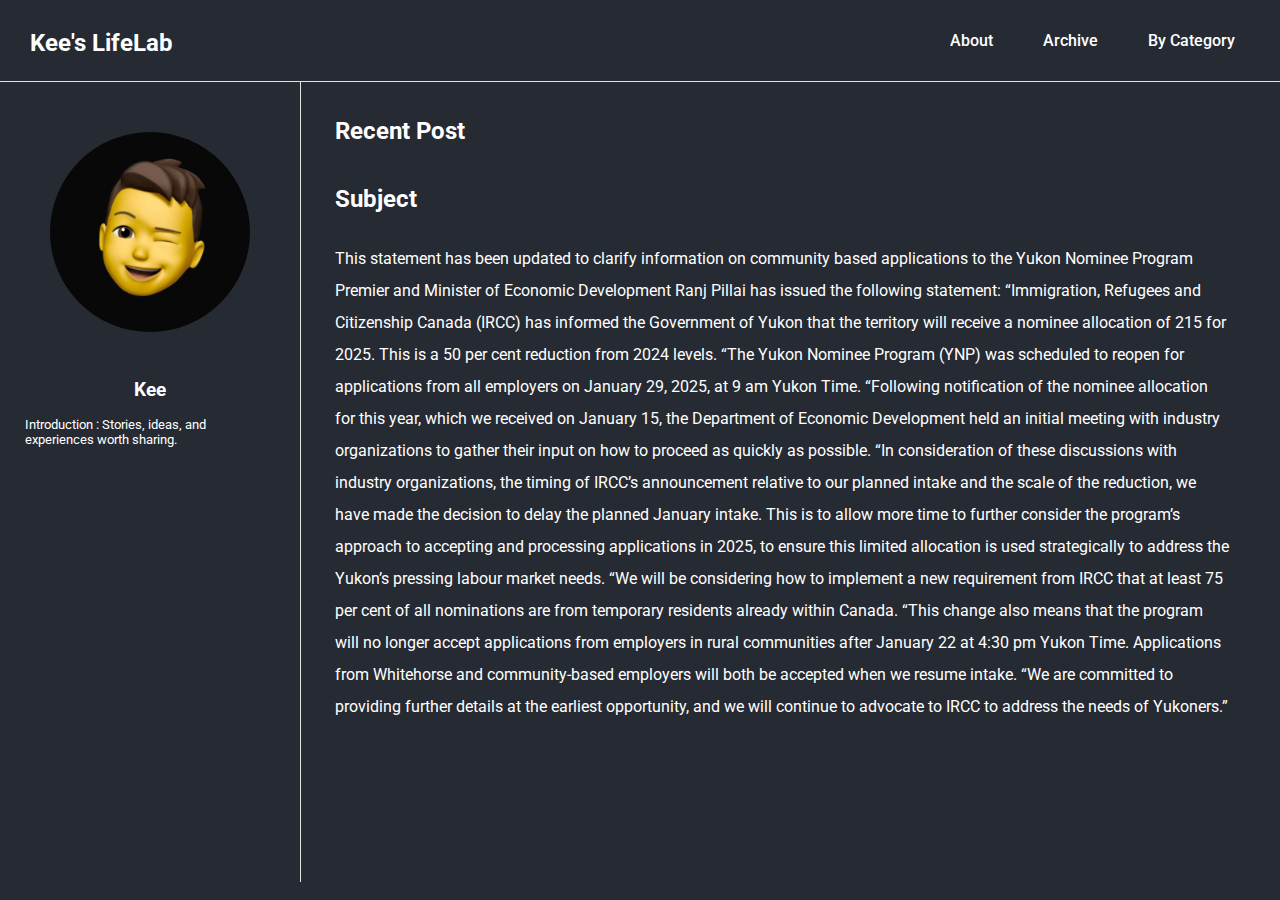
<file: index.html>
<!DOCTYPE html>
<html lang="en">
<head>
  <meta charset="UTF-8">
  <meta name="viewport" content="width=device-width, initial-scale=1.0">
  <title>Kee's LifeLab</title>
  <link href="https://fonts.googleapis.com/css?family=Roboto:300,400,500,700&display=swap" rel="stylesheet">
  <link rel="stylesheet" href="styles.css">
</head>
<body>

  <header>
    <div id="topheader">
      <!-- 로고 -->
      <h1><a href="index.html" class="logo">Kee's LifeLab</a></h1>

      <!-- 햄버거 아이콘 -->
      <div class="menu-toggle" id="menu-toggle">&#9776;</div>

      <!-- 네비게이션 메뉴 -->
      <nav id="nav-menu">
        <ul>
          <li><a href="about.html">About</a></li>
          <li><a href="blog.html">Archive</a></li>
          <li><a href="contact.html">By Category</a></li>
        </ul>
      </nav>
    </div>
  </header>

  <!-- 좌측사이드바 -->
   <div class="sideframe">
      <img class="keesphoto" src="/IMG_8896.jpg">  
    <div class="sideframe-content">
      <h2 style="text-align: center;">Kee</h2>
      <p>Introduction : Stories, ideas, and experiences worth sharing.</p>
  </div>

   </div>


  <!-- 메인 컨텐츠 -->
    
    <div class="recentpost">
      <h2>Recent Post</h2>

      <h2>Subject</h2>
      <p>This statement has been updated to clarify information on community based applications to the Yukon Nominee Program

        Premier and Minister of Economic Development Ranj Pillai has issued the following statement:
        
        “Immigration, Refugees and Citizenship Canada (IRCC) has informed the Government of Yukon that the territory will receive a nominee allocation of 215 for 2025. This is a 50 per cent reduction from 2024 levels.
        
        “The Yukon Nominee Program (YNP) was scheduled to reopen for applications from all employers on January 29, 2025, at 9 am Yukon Time. 
        
        “Following notification of the nominee allocation for this year, which we received on January 15, the Department of Economic Development held an initial meeting with industry organizations to gather their input on how to proceed as quickly as possible.
        
        “In consideration of these discussions with industry organizations, the timing of IRCC’s announcement relative to our planned intake and the scale of the reduction, we have made the decision to delay the planned January intake. This is to allow more time to further consider the program’s approach to accepting and processing applications in 2025, to ensure this limited allocation is used strategically to address the Yukon’s pressing labour market needs.
        
        “We will be considering how to implement a new requirement from IRCC that at least 75 per cent of all nominations are from temporary residents already within Canada.
        
        “This change also means that the program will no longer accept applications from employers in rural communities after January 22 at 4:30 pm Yukon Time. Applications from Whitehorse and community-based employers will both be accepted when we resume intake.
        
        “We are committed to providing further details at the earliest opportunity, and we will continue to advocate to IRCC to address the needs of Yukoners.”</p>



  <script>
    // 햄버거 메뉴 토글 스크립트
    const menuToggle = document.getElementById('menu-toggle');
    const navMenu = document.getElementById('nav-menu');

    menuToggle.addEventListener('click', () => {
      navMenu.classList.toggle('active');
    });
  </script>
</body>
</html>
</file>
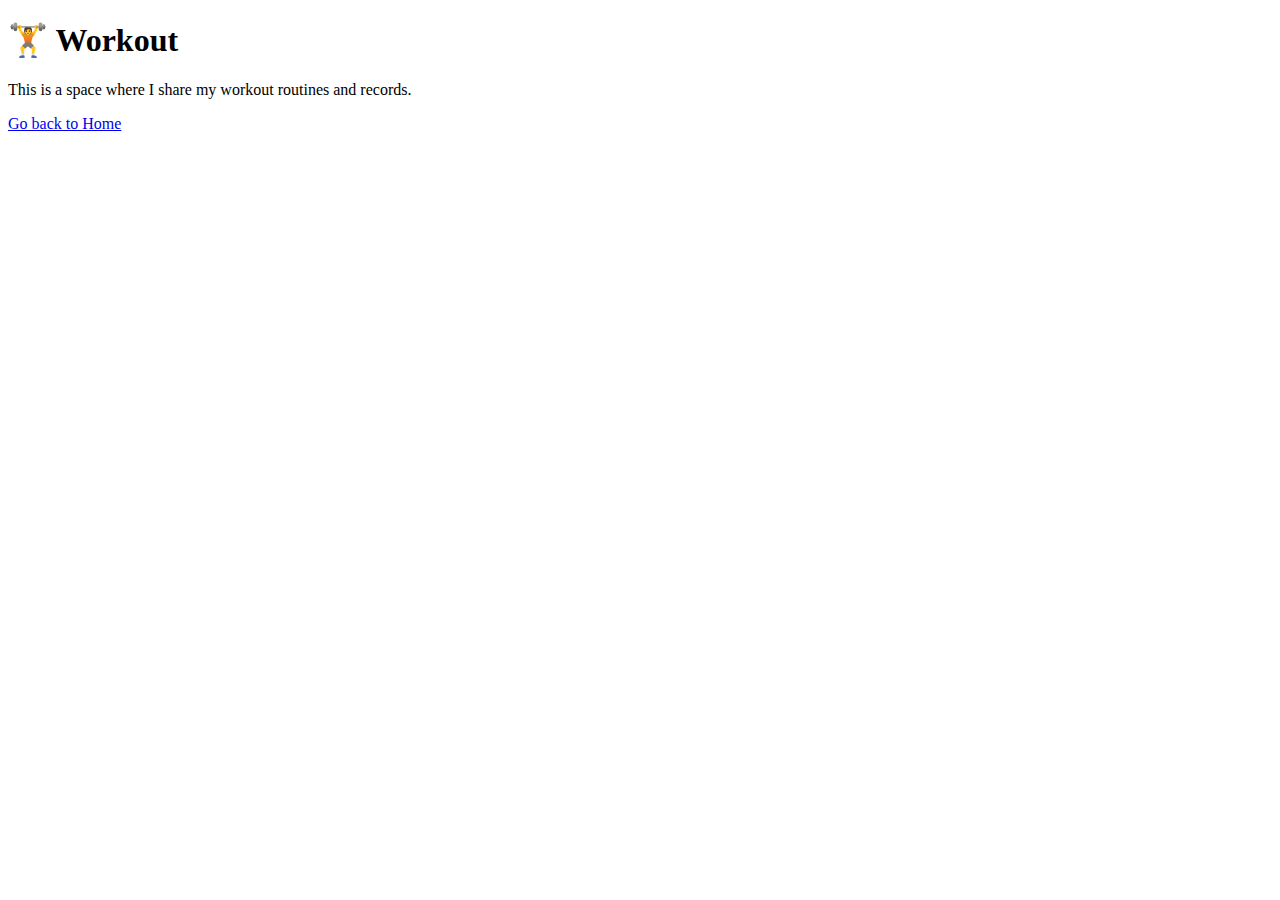
<file: workout/index.html>
<!DOCTYPE html>
<html>
<head>
    <title>Workout - Hongmiworld</title>
</head>
<body>
    <h1>🏋️ Workout</h1>
    <p>This is a space where I share my workout routines and records.</p>
    <a href="../index.html">Go back to Home</a>
</body>
</html>
</file>
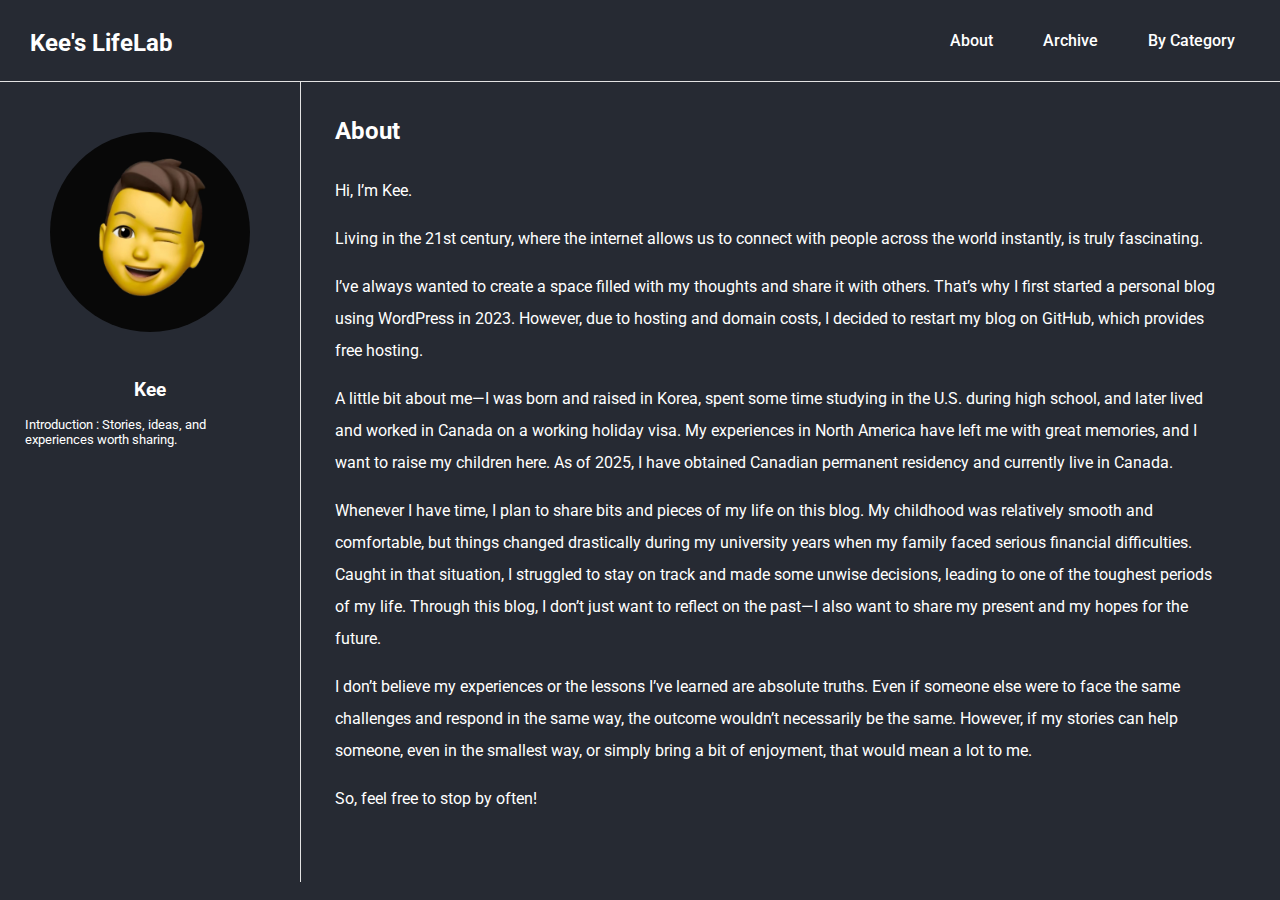
<file: about.html>
<!DOCTYPE html>
<html lang="en">
<head>
  <meta charset="UTF-8">
  <meta name="viewport" content="width=device-width, initial-scale=1.0">
  <title>Kee's LifeLab</title>
  <link href="https://fonts.googleapis.com/css?family=Roboto:300,400,500,700&display=swap" rel="stylesheet">
  <link rel="stylesheet" href="styles.css">
</head>
<body>

  <header>
    <div id="topheader">
      <!-- 로고 -->
      <h1><a href="index1.html" class="logo">Kee's LifeLab</a></h1>

      <!-- 햄버거 아이콘 -->
      <div class="menu-toggle" id="menu-toggle">&#9776;</div>

      <!-- 네비게이션 메뉴 -->
      <nav id="nav-menu">
        <ul>
          <li><a href="about.html">About</a></li>
          <li><a href="blog.html">Archive</a></li>
          <li><a href="contact.html">By Category</a></li>
        </ul>
      </nav>
    </div>
  </header>

  <!-- 좌측사이드바 -->
  <div class="sideframe">
    <img class="keesphoto" src="/IMG_8896.jpg">  
  <div class="sideframe-content">
    <h2 style="text-align: center;">Kee</h2>
    <p>Introduction : Stories, ideas, and experiences worth sharing.</p>
</div>

 </div>


<!-- 메인 컨텐츠 -->
  
  <div class="about">
    <h2>About</h2>

    <p>Hi, I’m Kee.</p>

        <p>Living in the 21st century, where the internet allows us to connect with people across the world instantly, is truly fascinating.</p> 
        <p>I’ve always wanted to create a space filled with my thoughts and share it with others. That’s why I first started a personal blog using WordPress in 2023. However, due to hosting and domain costs, I decided to restart my blog on GitHub, which provides free hosting.</p>
        
        <p>A little bit about me—I was born and raised in Korea, spent some time studying in the U.S. during high school, and later lived and worked in Canada on a working holiday visa. My experiences in North America have left me with great memories, and I want to raise my children here. As of 2025, I have obtained Canadian permanent residency and currently live in Canada.</p>
        
        <p>Whenever I have time, I plan to share bits and pieces of my life on this blog. My childhood was relatively smooth and comfortable, but things changed drastically during my university years when my family faced serious financial difficulties. Caught in that situation, I struggled to stay on track and made some unwise decisions, leading to one of the toughest periods of my life. Through this blog, I don’t just want to reflect on the past—I also want to share my present and my hopes for the future.</p>
        
        <p>I don’t believe my experiences or the lessons I’ve learned are absolute truths. Even if someone else were to face the same challenges and respond in the same way, the outcome wouldn’t necessarily be the same. However, if my stories can help someone, even in the smallest way, or simply bring a bit of enjoyment, that would mean a lot to me.</p>
        
        <p>So, feel free to stop by often!</p>
</div>

<script>
  // 햄버거 메뉴 토글 스크립트
  const menuToggle = document.getElementById('menu-toggle');
  const navMenu = document.getElementById('nav-menu');

  menuToggle.addEventListener('click', () => {
    navMenu.classList.toggle('active');
  });
</script>
</body>
</html>
</file>
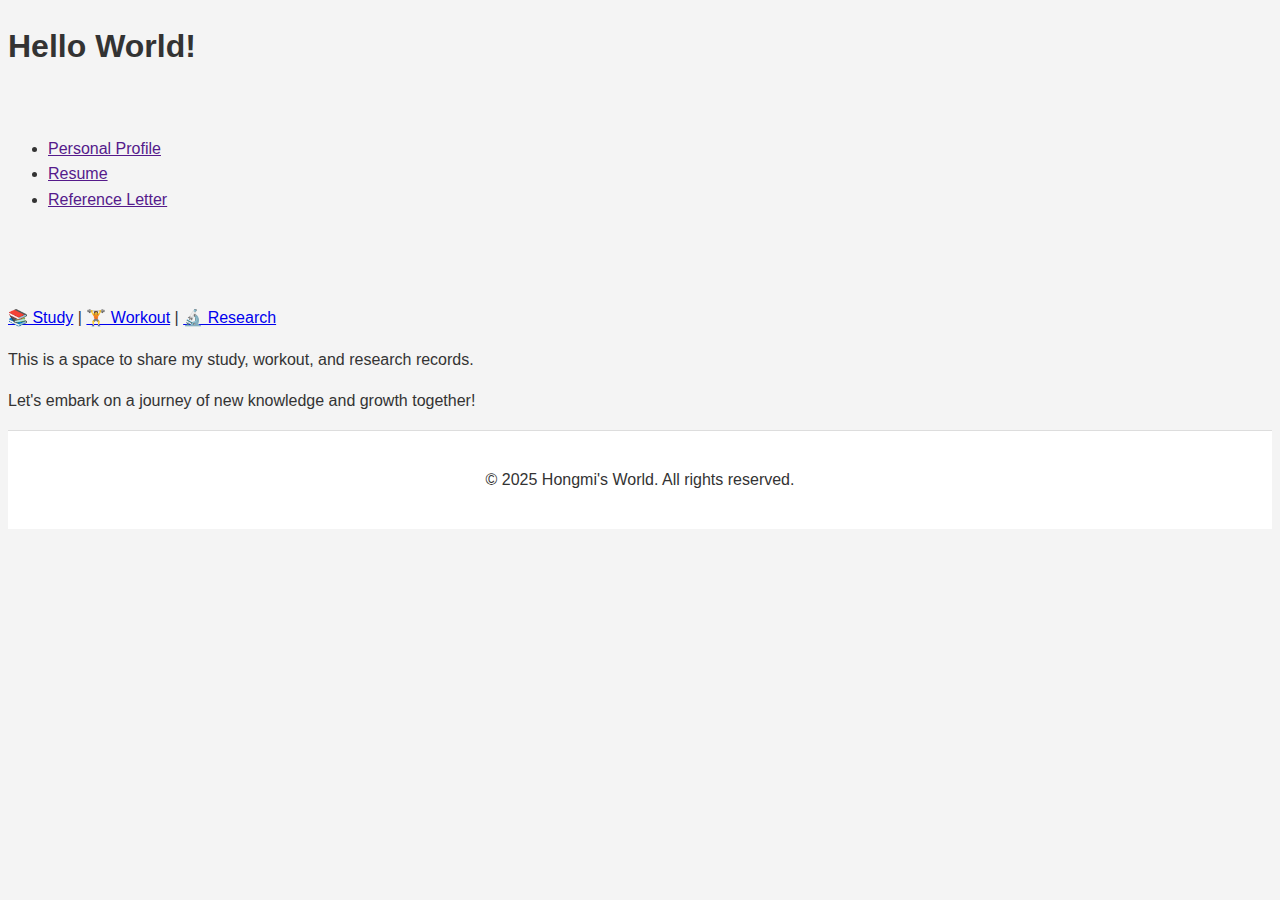
<file: main.html>
<!DOCTYPE html>
<html lang="en">
<head>
    <meta charset="UTF-8">
    <meta name="viewport" content="width=device-width, initial-scale=1.0">
    <link rel="stylesheet" href="style.css">
    <title>T-Therapeutics</title>
</head>
<body>
    <h1>Hello World!</h1>
    
    <br>
    
    <div id="mainnav">
        <ul>
            <li><a href="">Personal Profile</a></li>
            <li><a href="">Resume</a></li>
            <li><a href="">Reference Letter</a></li>
        </ul>
    </div>
    
    <br><br><br>

    <nav>
        <a href="study/index.html">📚 Study</a> |
        <a href="workout/index.html">🏋️ Workout</a> |
        <a href="research/index.html">🔬 Research</a>
    </nav>
    
    <p>This is a space to share my study, workout, and research records.</p>
    <p>Let's embark on a journey of new knowledge and growth together!</p>


    
<footer>
    <p>© 2025 Hongmi's World. All rights reserved.</p>
</footer>

</body>
</html>
</file>
<file: styles.css>
/* 기본 스타일 */
body {
    background-color: #262a33;
    font-family: 'Roboto', sans-serif;
    color: #FFFFFF;
    margin: 0;
    padding: 0;
  }
  
  /* 헤더 스타일 */
  #topheader {
    background-color: #262a33;
    display: flex;
    justify-content: space-between; /* 로고와 메뉴 양쪽 정렬 */
    align-items: center;
    padding: 0px 30px;
    border-bottom: 1px solid #e3e3e3 /* 기존 #444 에서 수정 */ ;
  }
  .sideframe{
    background-color: #262a33;
    margin-top: 0px;
    margin-left: 0px;
    margin-right : 0px;
    border-right: 1px solid #e3e3e3 /* 기존 #444 에서 수정 */ ;
    float : left;
    width: 300px;
    clear: left;
    height: 800px;
  }

  .keesphoto{
    border-radius: 500px;
    margin-top: 50px;
    margin-left: 50px;
    margin-right : 50px;
    float : left;
    clear: left;
    width: 200px;
    clear: left;
  }


  .sideframe-content{
    font-size: 80%;
    background-color: #262a33;
    margin-top: 30px;
    margin-left: 25px;
    margin-right : 25px;
    float : left;
    clear: left;
    width: 250px;
  }
  .recentpost {
    background-color: #262a33;
    line-height: 2;
    margin-left: 335px;
    margin-right: 50px;
    margin-top: 25px;
    margin-bottom: 10px;
  }

  .about {
    background-color: #262a33;
    line-height: 2;
    margin-left: 335px;
    margin-right: 50px;
    margin-top: 25px;
    margin-bottom: 10px;
  }

  /* 로고 스타일 */
  .logo {
    font-size: 24px;
    font-weight: bold;
    color: #FFFFFF;
    text-decoration: none;
    transition: color 0.3s ease;
  }
  
  .logo:hover {
    color: #4ecdc4;
  }
  
  /* 네비게이션 메뉴 */
  #nav-menu ul {
    list-style: none;
    display: flex;               /* 가로로 나열 */
    gap: 20px;
    padding: 0px;
    margin: 0;
  }
  
  #nav-menu li {
    display: inline;
    padding: 15px;
  }
  
  #nav-menu a {
    color: #FFFFFF;
    text-decoration: none;
    font-weight: 500;
    transition: color 0.3s ease;
  }
  
  #nav-menu a:hover {
    color: #4ecdc4;
  }
  
  /* 햄버거 아이콘 */
  .menu-toggle {
    display: none;               /* 기본적으로 숨김 */
    font-size: 28px;
    cursor: pointer;
    color: #FFFFFF;
  }
  
  /* 반응형 스타일 */
  @media (max-width: 768px) {
    .menu-toggle {
      display: block;            /* 작은 화면에서는 햄버거 메뉴 표시 */
    }
  
    #nav-menu {
      display: none;             /* 초기에는 메뉴 숨김 */
      flex-direction: column;
      background-color: #262a33;
      position: absolute;
      top: 60px;
      right: 20px;
      padding: 10px;
      border: 1px solid #444;
      border-radius: 8px;
    }
  
    #nav-menu.active {
      display: flex;             /* 햄버거 클릭 시 메뉴 표시 */
    }
  
    #nav-menu ul {
      flex-direction: column;    /* 세로로 정렬 */
      gap: 10px;
      padding : 0;
    }
  
    #nav-menu a {
      padding: 10px;
      text-align: center;
    }
  }
</file>
<file: style.css>
body {
  font-family: 'Roboto', sans-serif;
  line-height: 1.6;
  color: #333;
  background-color: #f4f4f4;
}

/* Container for centralizing content */
.container {
  width: 90%;
  max-width: 1200px;
  margin: auto;
}

/* Header styles */
header {
  background-color: #fff;
  padding: 20px 0;
  border-bottom: 1px solid #ddd;
}

.header-container {
  display: flex;
  align-items: center;
  justify-content: space-between;
  flex-wrap: wrap;
}

.logo {
  font-size: 1.8em;
  font-weight: 700;
  color: #007BFF;
}

header nav ul {
  list-style: none;
  display: flex;
  flex-wrap: wrap;
}

header nav ul li {
  margin-left: 20px;
}

header nav ul li a {
  text-decoration: none;
  color: #333;
  font-weight: 500;
  transition: color 0.3s ease;
}

header nav ul li a:hover {
  color: #007BFF;
}

/* Hero section styles */
.hero {
  background: url('hero-image.jpg') no-repeat center center/cover;
  color: #fff;
  padding: 100px 0;
  text-align: center;
}

.hero h2 {
  font-size: 2.5em;
  margin-bottom: 10px;
}

.hero p {
  font-size: 1.2em;
}

/* Posts Section */
.posts {
  padding: 40px 0;
}

.post {
  background: #fff;
  margin-bottom: 20px;
  padding: 20px;
  border: 1px solid #ddd;
  border-radius: 5px;
  transition: box-shadow 0.3s ease;
}

.post:hover {
  box-shadow: 0 2px 8px rgba(0,0,0,0.1);
}

.post h3 {
  margin-bottom: 10px;
  color: #007BFF;
}

.post p {
  margin-bottom: 15px;
}

.read-more {
  text-decoration: none;
  color: #007BFF;
  font-weight: bold;
  transition: text-decoration 0.3s ease;
}

.read-more:hover {
  text-decoration: underline;
}

/* Footer styles */
footer {
  background-color: #fff;
  padding: 20px 0;
  border-top: 1px solid #ddd;
  text-align: center;
}

.footer-container p {
  margin-bottom: 10px;
  font-size: 0.9em;
}

.social {
  list-style: none;
  display: flex;
  justify-content: center;
}

.social li {
  margin: 0 10px;
}

.social li a {
  text-decoration: none;
  color: #333;
  transition: color 0.3s ease;
}

.social li a:hover {
  color: #007BFF;
}

/* Responsive styles */
@media (max-width: 768px) {
  .header-container {
    flex-direction: column;
    align-items: center;
  }
  
  header nav ul {
    flex-direction: column;
    align-items: center;
    margin-top: 10px;
  }
  
  header nav ul li {
    margin: 10px 0;
  }
  
  .hero {
    padding: 60px 0;
  }
}
</file>
